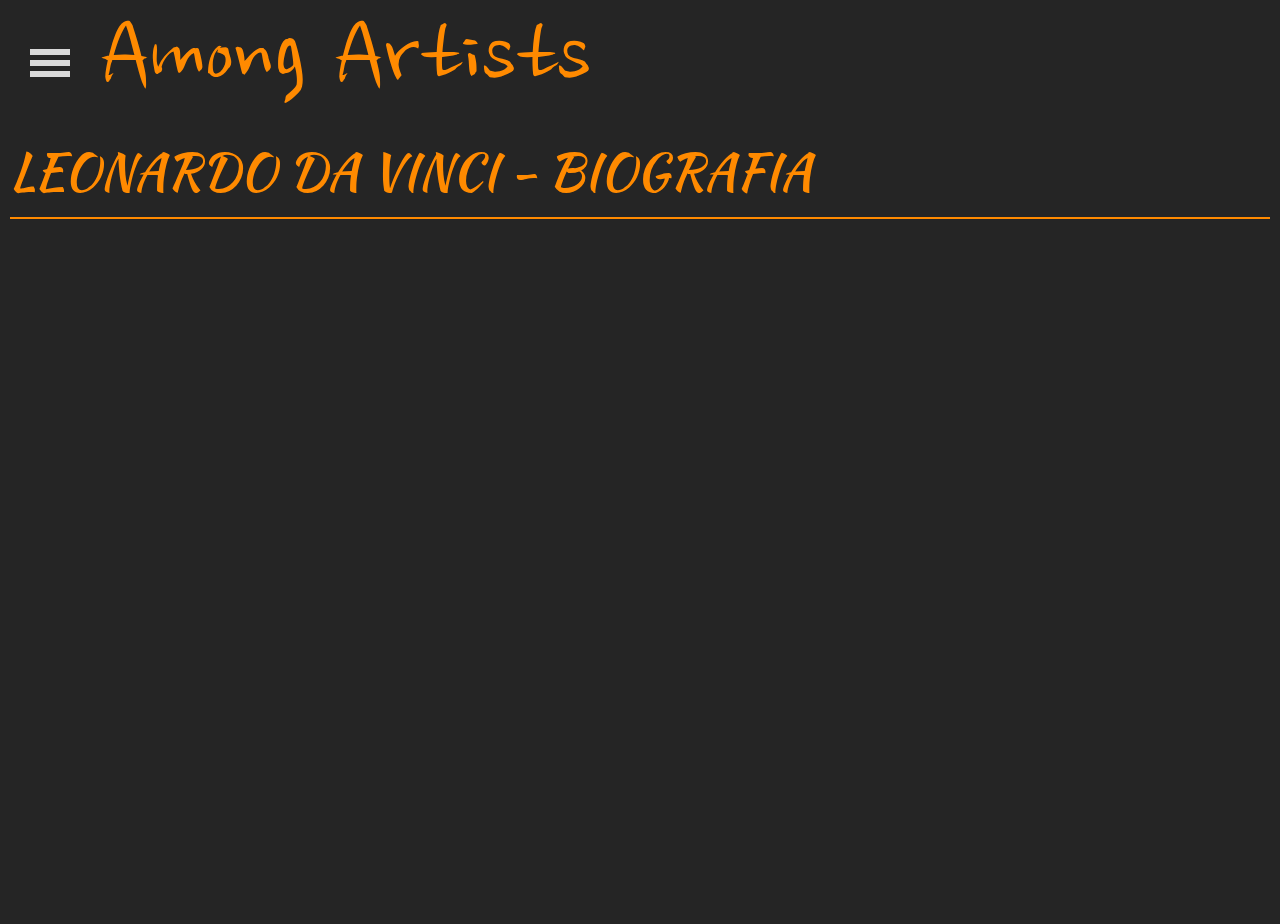
<file: pages/leo-vinci/biografia.html>
<!DOCTYPE html>
<html>

<head>
    <meta charset="UTF-8" />
    <title>Among Artits - Leonardo Da Vinci</title>

    <!-- CSS -->
    <link rel="stylesheet" type="text/css" href="../../assets/css/style.css" media="screen" />
    <link rel="stylesheet" type="text/css" href="../../assets/css/biografia.css" media="screen" />

    <!-- SCRIPTS -->
    <script src="../../assets/scripts/menu.js"></script>

    <!-- FONTS -->
    <link rel="preconnect" href="https://fonts.googleapis.com">
    <link rel="preconnect" href="https://fonts.gstatic.com" crossorigin>
    <link href="https://fonts.googleapis.com/css2?family=Nanum+Brush+Script&display=swap" rel="stylesheet">
    <link href="https://fonts.googleapis.com/css2?family=Kaushan+Script&display=swap" rel="stylesheet">
</head>

<body>
    <header>
        <div class="menu-icon" onclick="openMenu()">
            <div class="bar"></div>
            <div class="bar"></div>
            <div class="bar"></div>
        </div>

        <a class="logo" href="../../index.html">
            Among Artists
        </a>
    </header>

    <div class="container">
        <h1>
            LEONARDO DA VINCI - BIOGRAFIA
        </h1>

        <div class="video">
            <iframe src="https://www.youtube.com/embed/YyMWc5EdeKI?controls=1">
            </iframe>
        </div>
    </div>

    <nav class="menu-nav">
        <ul id="menu-id" class="menu">
            <h2><b>Menu</b></h2>

            <div>
                <li><a href="../van-gogh/perfil.html">Van Gogh</a></li>
                <li><a href="../leo-vinci/perfil.html">Leonardo Da Vinci</a></li>
                <li><a href="../monet/perfil.html">Monet</a></li>
            </div>
        </ul>
    </nav>
</body>

</html>
</file>
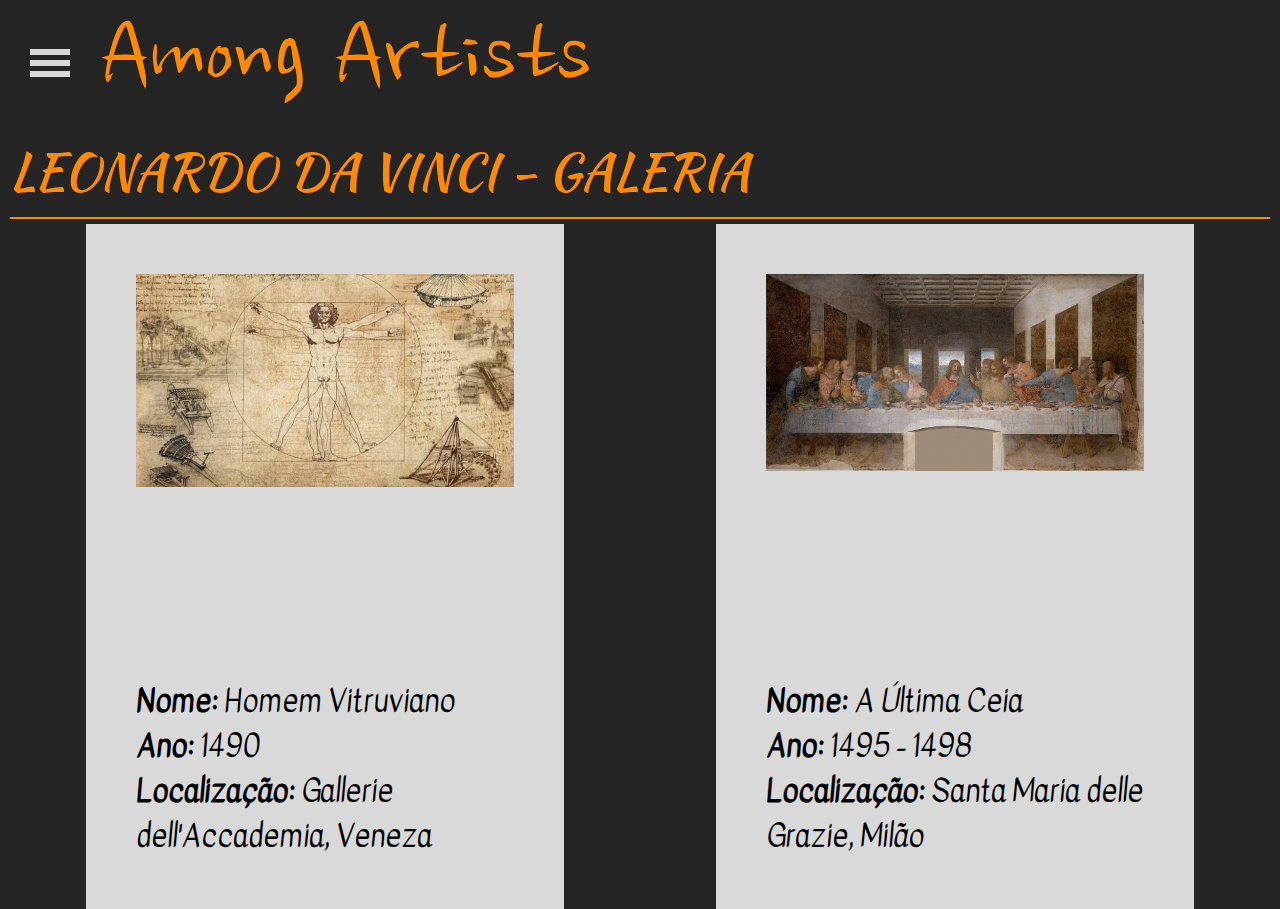
<file: pages/leo-vinci/galeria.html>
<!DOCTYPE html>
<html>

<head>
    <meta charset="UTF-8" />
    <title>Among Artits - Leonardo Da Vinci</title>

    <!-- CSS -->
    <link rel="stylesheet" type="text/css" href="../../assets/css/style.css" media="screen" />
    <link rel="stylesheet" type="text/css" href="../../assets/css/galeria.css" media="screen" />

    <!-- SCRIPTS -->
    <script src="../../assets/scripts/menu.js"></script>

    <!-- FONTS -->
    <link rel="preconnect" href="https://fonts.googleapis.com">
    <link rel="preconnect" href="https://fonts.gstatic.com" crossorigin>
    <link href="https://fonts.googleapis.com/css2?family=Nanum+Brush+Script&display=swap" rel="stylesheet">
    <link href="https://fonts.googleapis.com/css2?family=Kaushan+Script&display=swap" rel="stylesheet">
    <link href="https://fonts.googleapis.com/css2?family=Kavivanar&display=swap" rel="stylesheet">
</head>

<body>
    <header>
        <div class="menu-icon" onclick="openMenu()">
            <div class="bar"></div>
            <div class="bar"></div>
            <div class="bar"></div>
        </div>

        <a class="logo" href="../../index.html">
            Among Artists
        </a>
    </header>

    <div class="container">
        <h1>
            LEONARDO DA VINCI - GALERIA
        </h1>

        <div class="galeria">
            <div class="arte">
                <img class="quadro" src="../../assets/img/leo-vinci/image_03.jpg">

                <div class="info">
                    <p><b>Nome:</b> Homem Vitruviano</p>
                    <p><b>Ano:</b> 1490</p>
                    <p><b>Localização:</b> Gallerie dell'Accademia, Veneza</p>
                </div>
            </div>

            <div class="arte">
                <img class="quadro" src="../../assets/img/leo-vinci/image_04.jpg">

                <div class="info">
                    <p><b>Nome:</b> A Última Ceia</p>
                    <p><b>Ano:</b> 1495 - 1498</p>
                    <p><b>Localização:</b> Santa Maria delle Grazie, Milão</p>
                </div>
            </div>
        </div>
    </div>

    <nav class="menu-nav">
        <ul id="menu-id" class="menu">
            <h2><b>Menu</b></h2>

            <div>
                <li><a href="../van-gogh/perfil.html">Van Gogh</a></li>
                <li><a href="../leo-vinci/perfil.html">Leonardo Da Vinci</a></li>
                <li><a href="../monet/perfil.html">Monet</a></li>
            </div>
        </ul>
    </nav>
</body>

</html>
</file>
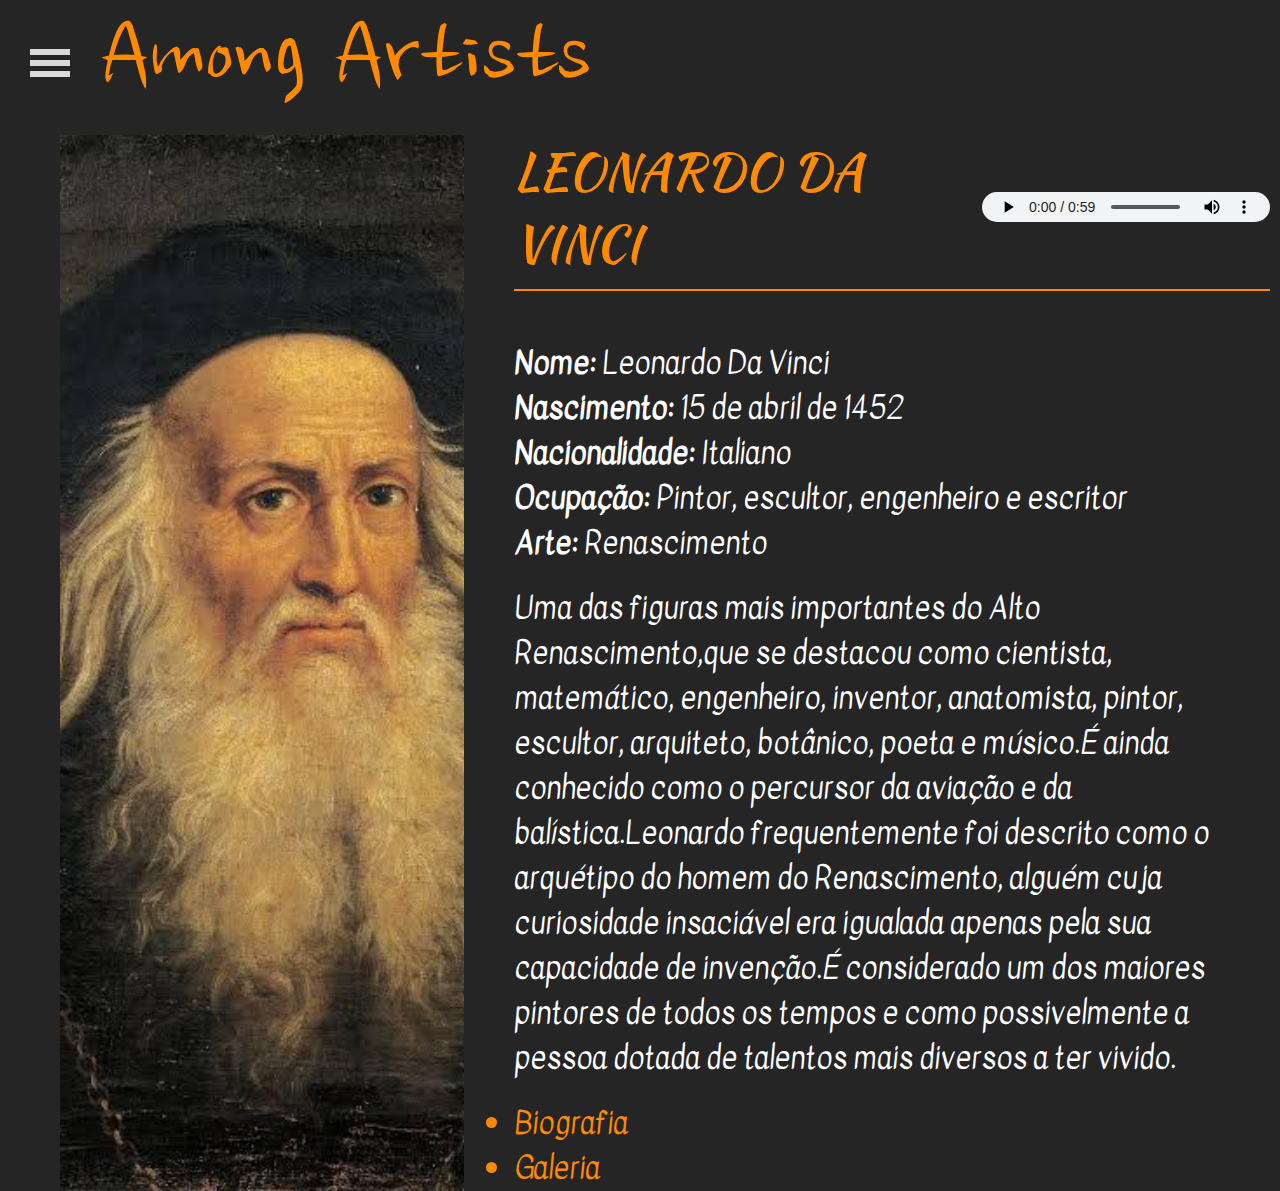
<file: pages/leo-vinci/perfil.html>
<!DOCTYPE html>
<html>

<head>
    <meta charset="UTF-8" />
    <title>Among Artits - Leonardo Da Vinci</title>

    <!-- CSS -->
    <link rel="stylesheet" type="text/css" href="../../assets/css/style.css" media="screen" />
    <link rel="stylesheet" type="text/css" href="../../assets/css/perfil.css" media="screen" />

    <!-- SCRIPTS -->
    <script src="../../assets/scripts/menu.js"></script>

    <!-- FONTS -->
    <link rel="preconnect" href="https://fonts.googleapis.com">
    <link rel="preconnect" href="https://fonts.gstatic.com" crossorigin>
    <link href="https://fonts.googleapis.com/css2?family=Nanum+Brush+Script&display=swap" rel="stylesheet">
    <link href="https://fonts.googleapis.com/css2?family=Kaushan+Script&display=swap" rel="stylesheet">
    <link href="https://fonts.googleapis.com/css2?family=Kavivanar&display=swap" rel="stylesheet">
</head>

<body>
    <header>
        <div class="menu-icon" onclick="openMenu()">
            <div class="bar"></div>
            <div class="bar"></div>
            <div class="bar"></div>
        </div>

        <a class="logo" href="../../index.html">
            Among Artists
        </a>
    </header>

    <div class="container">
        <div class="column-01">
            <div id="leo-vinci" class="perfil-img"></div>
        </div>

        <div class="column-02">
            <h1>
                LEONARDO DA VINCI

                <audio controls>
                    <source src="../../assets/sounds/narrator-leo-vinci.mp3" type="audio/mpeg">
                </audio>
            </h1>

            <div>
                <div class="ficha-tecnica">
                    <p><b>Nome:</b> Leonardo Da Vinci</p>
                    <p><b>Nascimento:</b> 15 de abril de 1452</p>
                    <p><b>Nacionalidade:</b> Italiano</p>
                    <p><b>Ocupação:</b> Pintor, escultor, engenheiro e escritor</p>
                    <p><b>Arte:</b> Renascimento</p>
                </div>

                <p class="resumo">
                    Uma das figuras mais importantes do Alto Renascimento,que se destacou como cientista, matemático,
                    engenheiro, inventor, anatomista, pintor, escultor, arquiteto, botânico, poeta e músico.É ainda
                    conhecido como o percursor da aviação e da balística.Leonardo frequentemente foi descrito como o
                    arquétipo do homem do Renascimento, alguém cuja curiosidade insaciável era igualada apenas pela sua
                    capacidade de invenção.É considerado um dos maiores pintores de todos os tempos e como possivelmente
                    a pessoa dotada de talentos mais diversos a ter vivido.
                </p>

                <ul>
                    <li><a href="./biografia.html">Biografia</a></li>
                    <li><a href="./galeria.html">Galeria</a></li>
                </ul>
            </div>
        </div>
    </div>

    <nav class="menu-nav">
        <ul id="menu-id" class="menu">
            <h2><b>Menu</b></h2>

            <div>
                <li><a href="../van-gogh/perfil.html">Van Gogh</a></li>
                <li><a href="../leo-vinci/perfil.html">Leonardo Da Vinci</a></li>
                <li><a href="../monet/perfil.html">Monet</a></li>
            </div>
        </ul>
    </nav>
</body>

</html>
</file>
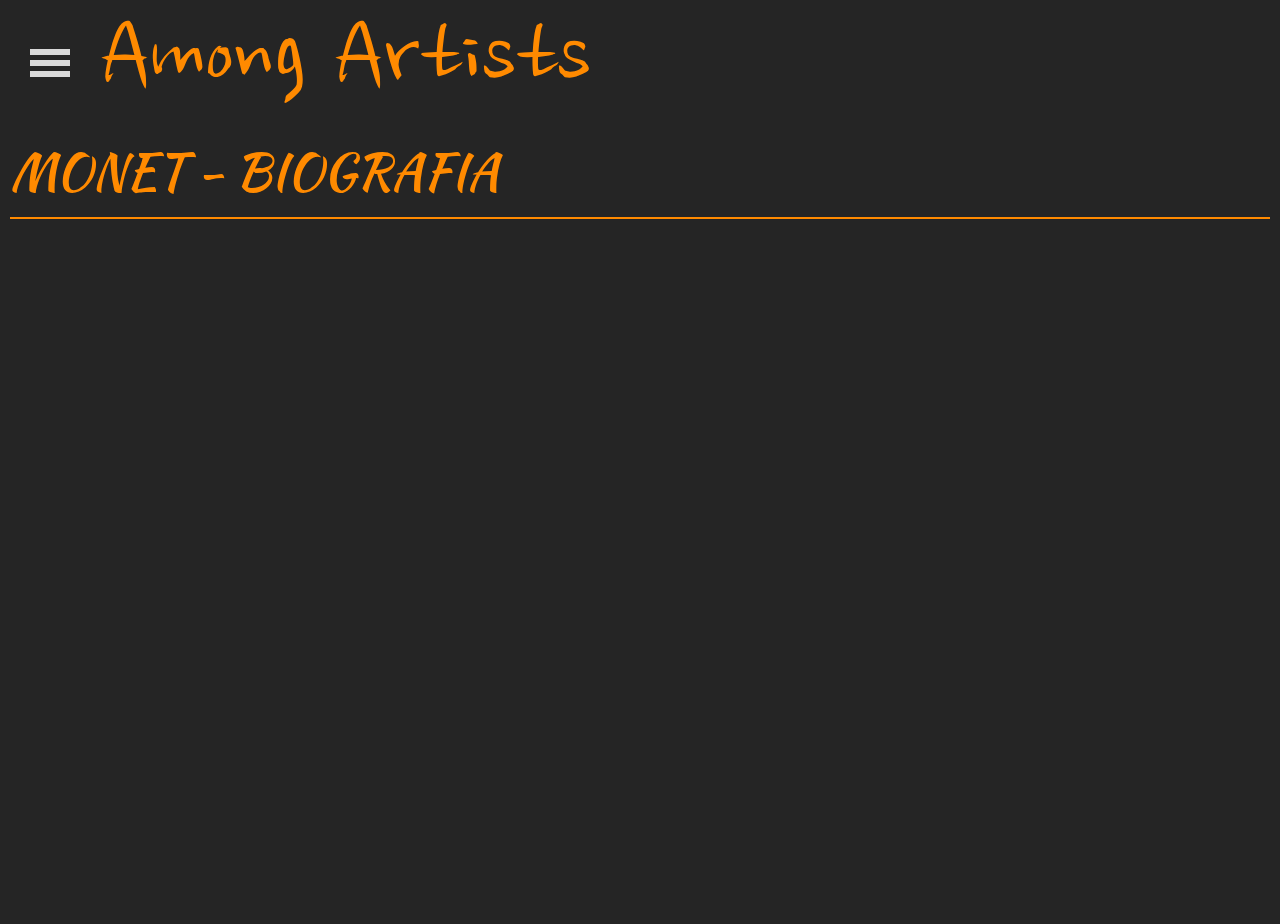
<file: pages/monet/biografia.html>
<!DOCTYPE html>
<html>

<head>
    <meta charset="UTF-8" />
    <title>Among Artits - Monet</title>

    <!-- CSS -->
    <link rel="stylesheet" type="text/css" href="../../assets/css/style.css" media="screen" />
    <link rel="stylesheet" type="text/css" href="../../assets/css/biografia.css" media="screen" />

    <!-- SCRIPTS -->
    <script src="../../assets/scripts/menu.js"></script>

    <!-- FONTS -->
    <link rel="preconnect" href="https://fonts.googleapis.com">
    <link rel="preconnect" href="https://fonts.gstatic.com" crossorigin>
    <link href="https://fonts.googleapis.com/css2?family=Nanum+Brush+Script&display=swap" rel="stylesheet">
    <link href="https://fonts.googleapis.com/css2?family=Kaushan+Script&display=swap" rel="stylesheet">
</head>

<body>
    <header>
        <div class="menu-icon" onclick="openMenu()">
            <div class="bar"></div>
            <div class="bar"></div>
            <div class="bar"></div>
        </div>

        <a class="logo" href="../../index.html">
            Among Artists
        </a>
    </header>

    <div class="container">
        <h1>
            MONET - BIOGRAFIA
        </h1>

        <div class="video">
            <iframe src="https://www.youtube.com/embed/FPZuLKesQws?controls=1">
            </iframe>
        </div>
    </div>

    <nav class="menu-nav">
        <ul id="menu-id" class="menu">
            <h2><b>Menu</b></h2>

            <div>
                <li><a href="../van-gogh/perfil.html">Van Gogh</a></li>
                <li><a href="../leo-vinci/perfil.html">Leonardo Da Vinci</a></li>
                <li><a href="../monet/perfil.html">Monet</a></li>
            </div>
        </ul>
    </nav>
</body>

</html>
</file>
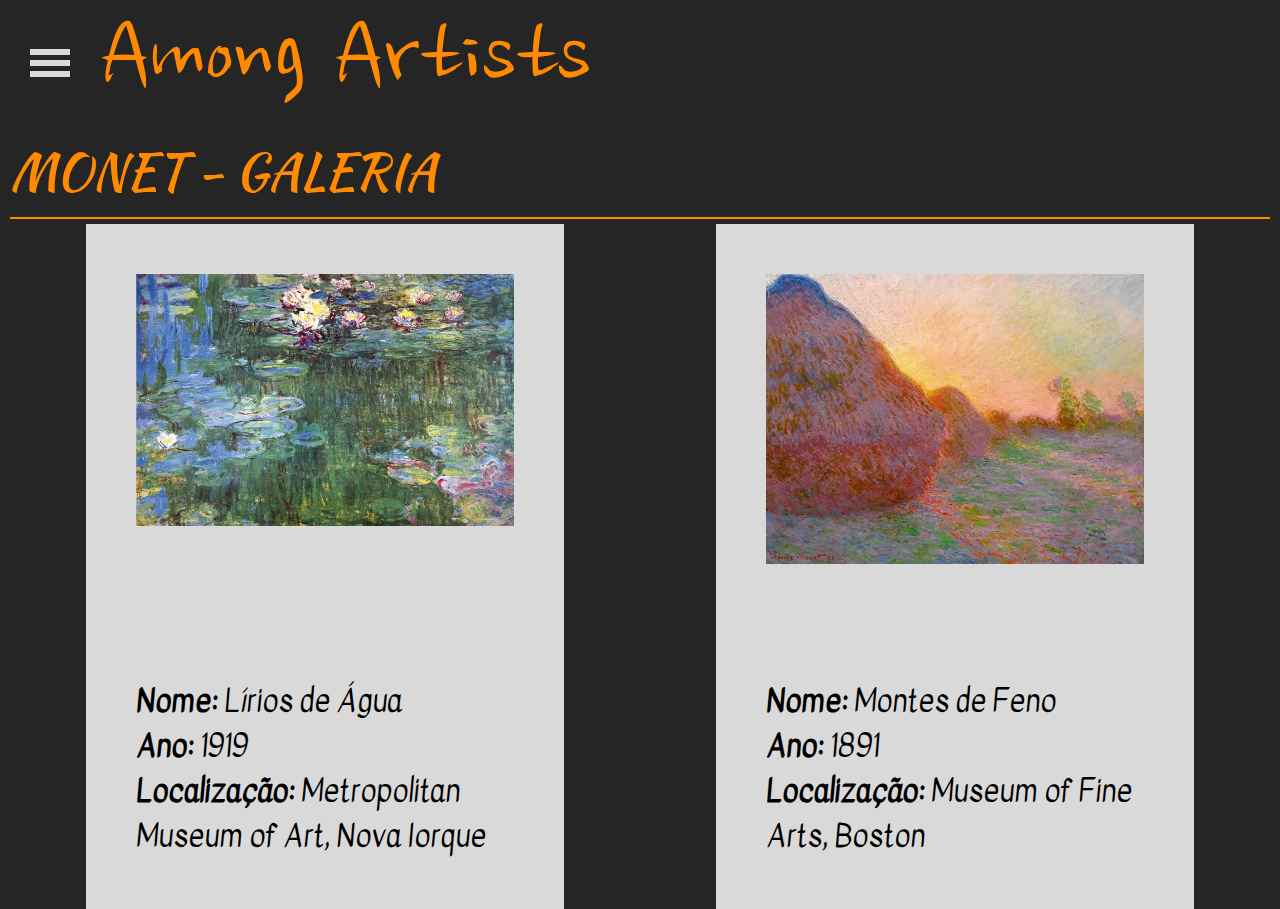
<file: pages/monet/galeria.html>
<!DOCTYPE html>
<html>

<head>
    <meta charset="UTF-8" />
    <title>Among Artits - Monet</title>

    <!-- CSS -->
    <link rel="stylesheet" type="text/css" href="../../assets/css/style.css" media="screen" />
    <link rel="stylesheet" type="text/css" href="../../assets/css/galeria.css" media="screen" />

    <!-- SCRIPTS -->
    <script src="../../assets/scripts/menu.js"></script>

    <!-- FONTS -->
    <link rel="preconnect" href="https://fonts.googleapis.com">
    <link rel="preconnect" href="https://fonts.gstatic.com" crossorigin>
    <link href="https://fonts.googleapis.com/css2?family=Nanum+Brush+Script&display=swap" rel="stylesheet">
    <link href="https://fonts.googleapis.com/css2?family=Kaushan+Script&display=swap" rel="stylesheet">
    <link href="https://fonts.googleapis.com/css2?family=Kavivanar&display=swap" rel="stylesheet">
</head>

<body>
    <header>
        <div class="menu-icon" onclick="openMenu()">
            <div class="bar"></div>
            <div class="bar"></div>
            <div class="bar"></div>
        </div>

        <a class="logo" href="../../index.html">
            Among Artists
        </a>
    </header>

    <div class="container">
        <h1>
            MONET - GALERIA
        </h1>

        <div class="galeria">
            <div class="arte">
                <img class="quadro" src="../../assets/img/monet/image_03.jpg">

                <div class="info">
                    <p><b>Nome:</b> Lírios de Água</p>
                    <p><b>Ano:</b> 1919</p>
                    <p><b>Localização:</b> Metropolitan Museum of Art, Nova Iorque</p>
                </div>
            </div>

            <div class="arte">
                <img class="quadro" src="../../assets/img/monet/image_04.jpg">

                <div class="info">
                    <p><b>Nome:</b> Montes de Feno</p>
                    <p><b>Ano:</b> 1891</p>
                    <p><b>Localização:</b> Museum of Fine Arts, Boston</p>
                </div>
            </div>
        </div>
    </div>

    <nav class="menu-nav">
        <ul id="menu-id" class="menu">
            <h2><b>Menu</b></h2>

            <div>
                <li><a href="../van-gogh/perfil.html">Van Gogh</a></li>
                <li><a href="../leo-vinci/perfil.html">Leonardo Da Vinci</a></li>
                <li><a href="../monet/perfil.html">Monet</a></li>
            </div>
        </ul>
    </nav>
</body>

</html>
</file>
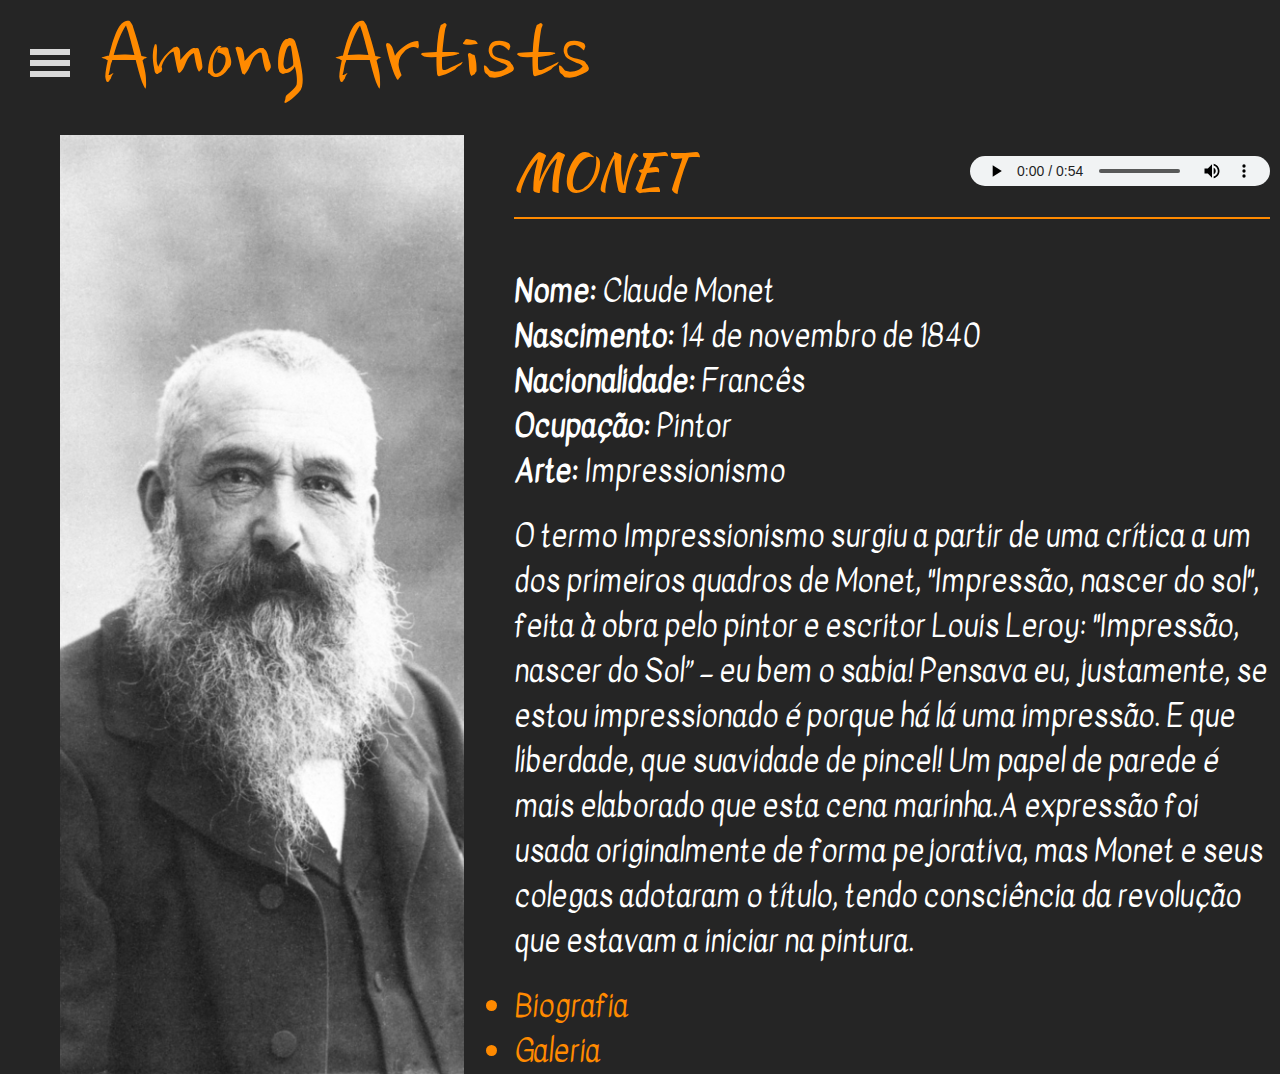
<file: pages/monet/perfil.html>
<!DOCTYPE html>
<html>

<head>
    <meta charset="UTF-8" />
    <title>Among Artits - Monet</title>

    <!-- CSS -->
    <link rel="stylesheet" type="text/css" href="../../assets/css/style.css" media="screen" />
    <link rel="stylesheet" type="text/css" href="../../assets/css/perfil.css" media="screen" />

    <!-- SCRIPTS -->
    <script src="../../assets/scripts/menu.js"></script>

    <!-- FONTS -->
    <link rel="preconnect" href="https://fonts.googleapis.com">
    <link rel="preconnect" href="https://fonts.gstatic.com" crossorigin>
    <link href="https://fonts.googleapis.com/css2?family=Nanum+Brush+Script&display=swap" rel="stylesheet">
    <link href="https://fonts.googleapis.com/css2?family=Kaushan+Script&display=swap" rel="stylesheet">
    <link href="https://fonts.googleapis.com/css2?family=Kavivanar&display=swap" rel="stylesheet">
</head>

<body>
    <header>
        <div class="menu-icon" onclick="openMenu()">
            <div class="bar"></div>
            <div class="bar"></div>
            <div class="bar"></div>
        </div>

        <a class="logo" href="../../index.html">
            Among Artists
        </a>
    </header>

    <div class="container">
        <div class="column-01">
            <div id="monet" class="perfil-img"></div>
        </div>

        <div class="column-02">
            <h1>
                MONET

                <audio controls>
                    <source src="../../assets/sounds/narrator-monet.mp3" type="audio/mpeg">
                </audio>
            </h1>

            <div>
                <div class="ficha-tecnica">
                    <p><b>Nome:</b> Claude Monet</p>
                    <p><b>Nascimento:</b> 14 de novembro de 1840</p>
                    <p><b>Nacionalidade:</b> Francês</p>
                    <p><b>Ocupação:</b> Pintor</p>
                    <p><b>Arte:</b> Impressionismo</p>
                </div>

                <p class="resumo">
                    O termo Impressionismo surgiu a partir de uma crítica a um dos primeiros quadros de Monet,
                    "Impressão, nascer do sol", feita à obra pelo pintor e escritor Louis Leroy: "Impressão, nascer do
                    Sol” – eu bem o sabia! Pensava eu, justamente, se estou impressionado é porque há lá uma impressão.
                    E que liberdade, que suavidade de pincel! Um papel de parede é mais elaborado que esta cena
                    marinha.A expressão foi usada originalmente de forma pejorativa, mas Monet e seus colegas adotaram o
                    título, tendo consciência da revolução que estavam a iniciar na pintura.
                </p>

                <ul>
                    <li><a href="./biografia.html">Biografia</a></li>
                    <li><a href="./galeria.html">Galeria</a></li>
                </ul>
            </div>
        </div>
    </div>

    <nav class="menu-nav">
        <ul id="menu-id" class="menu">
            <h2><b>Menu</b></h2>

            <div>
                <li><a href="../van-gogh/perfil.html">Van Gogh</a></li>
                <li><a href="../leo-vinci/perfil.html">Leonardo Da Vinci</a></li>
                <li><a href="../monet/perfil.html">Monet</a></li>
            </div>
        </ul>
    </nav>
</body>

</html>
</file>
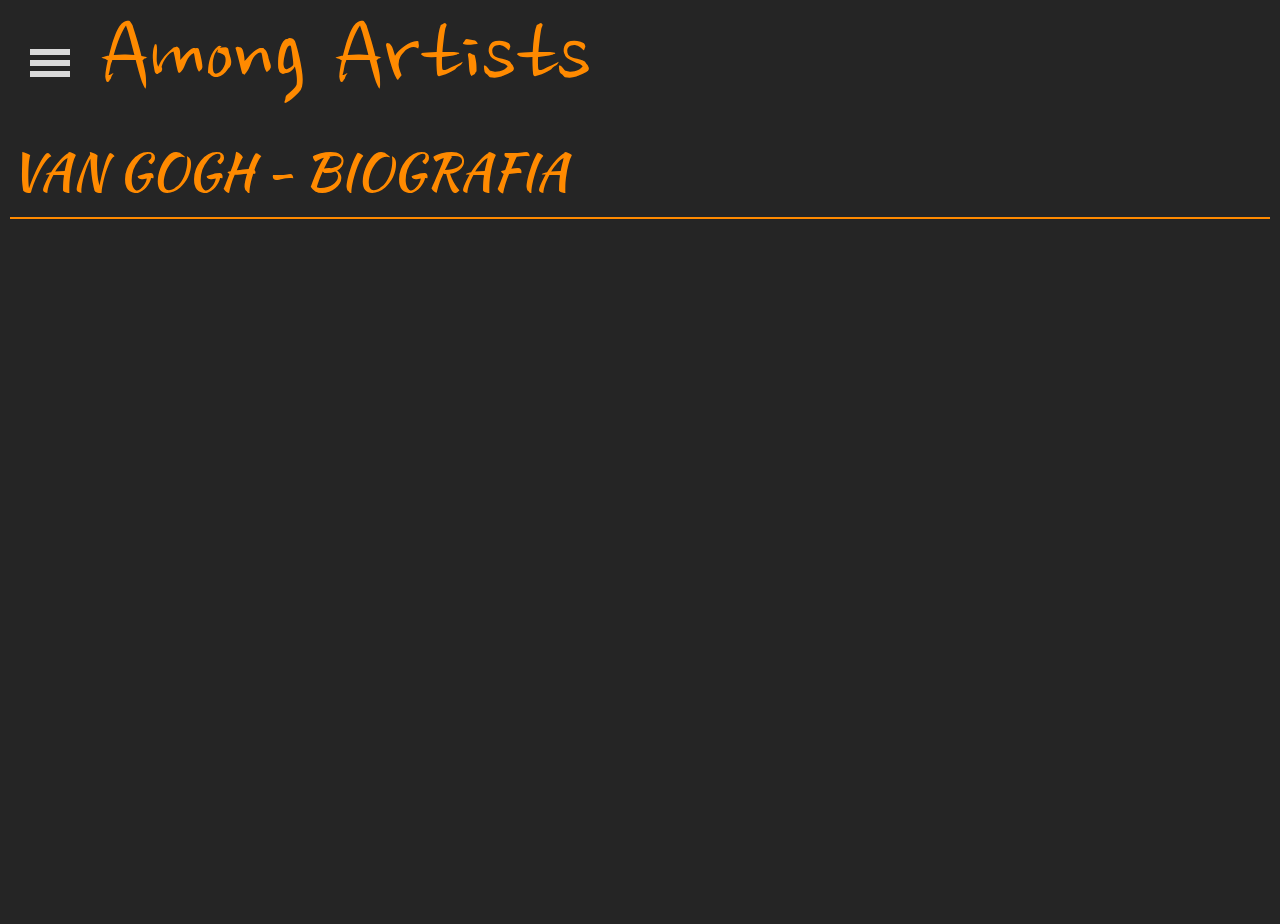
<file: pages/van-gogh/biografia.html>
<!DOCTYPE html>
<html>

<head>
    <meta charset="UTF-8" />
    <title>Among Artits - Van Gogh</title>

    <!-- CSS -->
    <link rel="stylesheet" type="text/css" href="../../assets/css/style.css" media="screen" />
    <link rel="stylesheet" type="text/css" href="../../assets/css/biografia.css" media="screen" />

    <!-- SCRIPTS -->
    <script src="../../assets/scripts/menu.js"></script>

    <!-- FONTS -->
    <link rel="preconnect" href="https://fonts.googleapis.com">
    <link rel="preconnect" href="https://fonts.gstatic.com" crossorigin>
    <link href="https://fonts.googleapis.com/css2?family=Nanum+Brush+Script&display=swap" rel="stylesheet">
    <link href="https://fonts.googleapis.com/css2?family=Kaushan+Script&display=swap" rel="stylesheet">
</head>

<body>
    <header>
        <div class="menu-icon" onclick="openMenu()">
            <div class="bar"></div>
            <div class="bar"></div>
            <div class="bar"></div>
        </div>

        <a class="logo" href="../../index.html">
            Among Artists
        </a>
    </header>

    <div class="container">
        <h1>
            VAN GOGH - BIOGRAFIA
        </h1>

        <div class="video">
            <iframe src="https://www.youtube.com/embed/sbhSO5GijNc?controls=1">
            </iframe>
        </div>
    </div>

    <nav class="menu-nav">
        <ul id="menu-id" class="menu">
            <h2><b>Menu</b></h2>

            <div>
                <li><a href="../van-gogh/perfil.html">Van Gogh</a></li>
                <li><a href="../leo-vinci/perfil.html">Leonardo Da Vinci</a></li>
                <li><a href="../monet/perfil.html">Monet</a></li>
            </div>
        </ul>
    </nav>
</body>

</html>
</file>
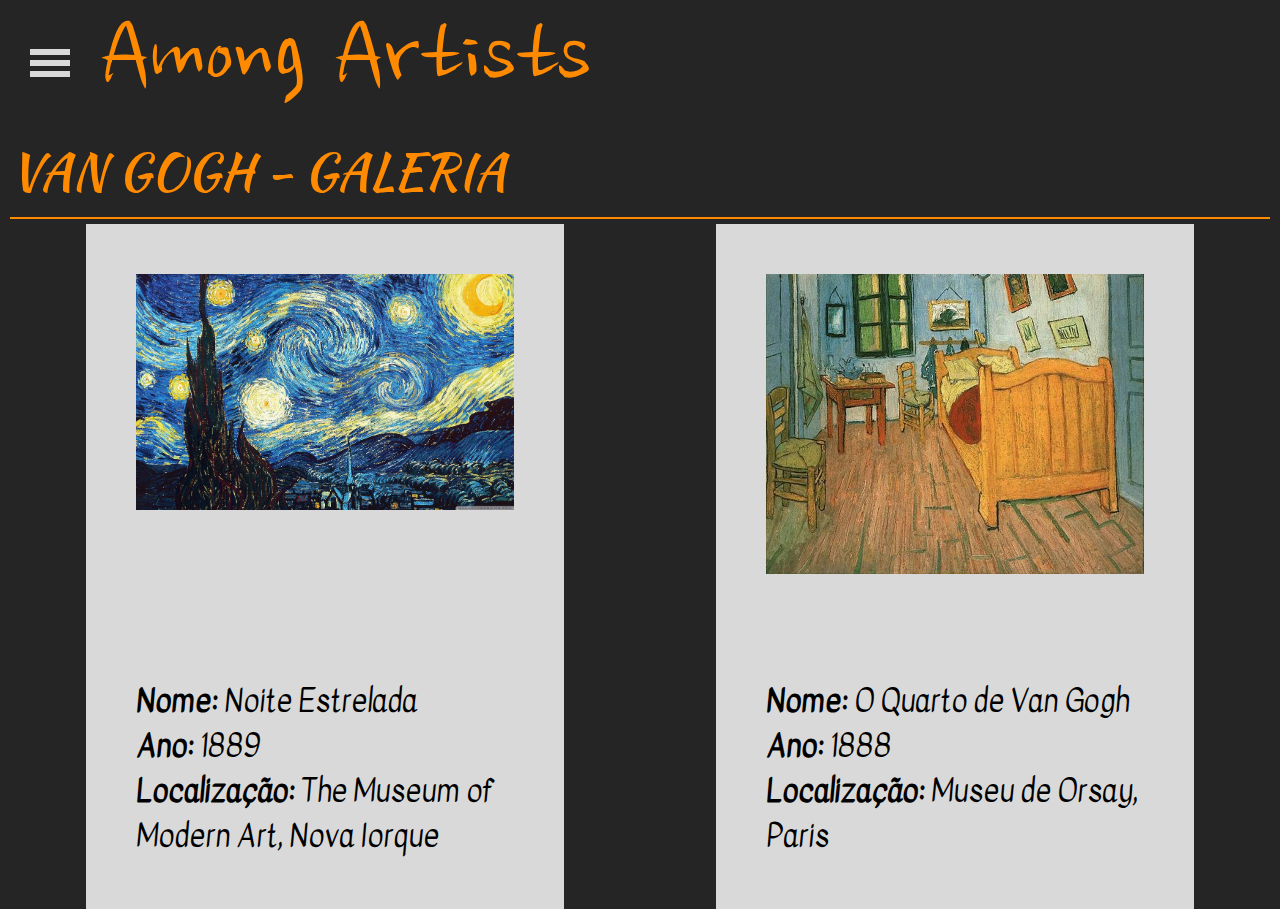
<file: pages/van-gogh/galeria.html>
<!DOCTYPE html>
<html>

<head>
    <meta charset="UTF-8" />
    <title>Among Artits - Van Gogh</title>

    <!-- CSS -->
    <link rel="stylesheet" type="text/css" href="../../assets/css/style.css" media="screen" />
    <link rel="stylesheet" type="text/css" href="../../assets/css/galeria.css" media="screen" />

    <!-- SCRIPTS -->
    <script src="../../assets/scripts/menu.js"></script>

    <!-- FONTS -->
    <link rel="preconnect" href="https://fonts.googleapis.com">
    <link rel="preconnect" href="https://fonts.gstatic.com" crossorigin>
    <link href="https://fonts.googleapis.com/css2?family=Nanum+Brush+Script&display=swap" rel="stylesheet">
    <link href="https://fonts.googleapis.com/css2?family=Kaushan+Script&display=swap" rel="stylesheet">
    <link href="https://fonts.googleapis.com/css2?family=Kavivanar&display=swap" rel="stylesheet">
</head>

<body>
    <header>
        <div class="menu-icon" onclick="openMenu()">
            <div class="bar"></div>
            <div class="bar"></div>
            <div class="bar"></div>
        </div>

        <a class="logo" href="../../index.html">
            Among Artists
        </a>
    </header>

    <div class="container">
        <h1>
            VAN GOGH - GALERIA
        </h1>

        <div class="galeria">
            <div class="arte">
                <img class="quadro" src="../../assets/img/van-gogh/image_03.jpg">

                <div class="info">
                    <p><b>Nome:</b> Noite Estrelada</p>
                    <p><b>Ano:</b> 1889</p>
                    <p><b>Localização:</b> The Museum of Modern Art, Nova Iorque</p>
                </div>
            </div>

            <div class="arte">
                <img class="quadro" src="../../assets/img/van-gogh/image_04.jpg">

                <div class="info">
                    <p><b>Nome:</b> O Quarto de Van Gogh</p>
                    <p><b>Ano:</b> 1888</p>
                    <p><b>Localização:</b> Museu de Orsay, Paris</p>
                </div>
            </div>
        </div>
    </div>

    <nav class="menu-nav">
        <ul id="menu-id" class="menu">
            <h2><b>Menu</b></h2>

            <div>
                <li><a href="../van-gogh/perfil.html">Van Gogh</a></li>
                <li><a href="../leo-vinci/perfil.html">Leonardo Da Vinci</a></li>
                <li><a href="../monet/perfil.html">Monet</a></li>
            </div>
        </ul>
    </nav>
</body>

</html>
</file>
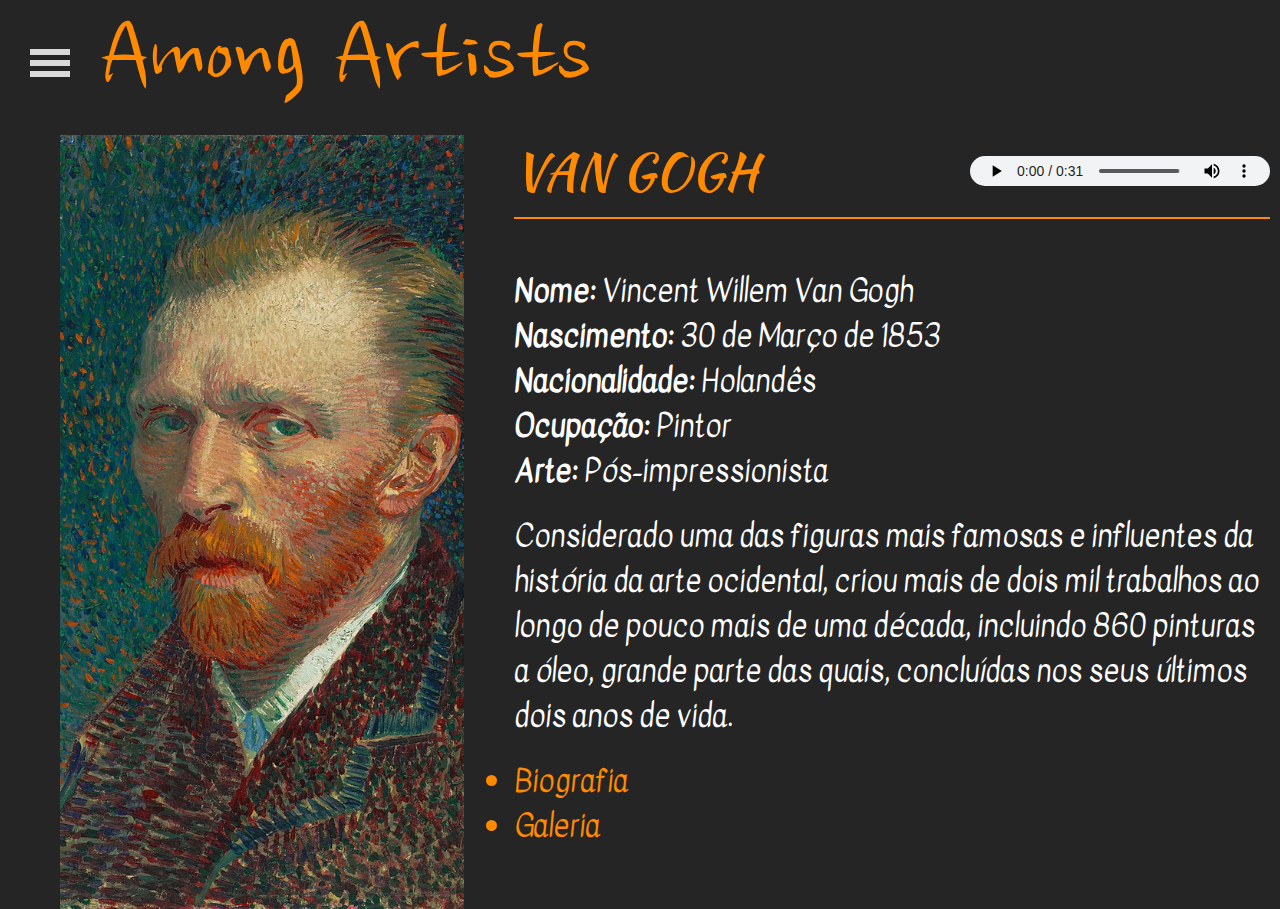
<file: pages/van-gogh/perfil.html>
<!DOCTYPE html>
<html>

<head>
    <meta charset="UTF-8" />
    <title>Among Artits - Van Gogh</title>

    <!-- CSS -->
    <link rel="stylesheet" type="text/css" href="../../assets/css/style.css" media="screen" />
    <link rel="stylesheet" type="text/css" href="../../assets/css/perfil.css" media="screen" />

    <!-- SCRIPTS -->
    <script src="../../assets/scripts/menu.js"></script>

    <!-- FONTS -->
    <link rel="preconnect" href="https://fonts.googleapis.com">
    <link rel="preconnect" href="https://fonts.gstatic.com" crossorigin>
    <link href="https://fonts.googleapis.com/css2?family=Nanum+Brush+Script&display=swap" rel="stylesheet">
    <link href="https://fonts.googleapis.com/css2?family=Kaushan+Script&display=swap" rel="stylesheet">
    <link href="https://fonts.googleapis.com/css2?family=Kavivanar&display=swap" rel="stylesheet">
</head>

<body>
    <header>
        <div class="menu-icon" onclick="openMenu()">
            <div class="bar"></div>
            <div class="bar"></div>
            <div class="bar"></div>
        </div>

        <a class="logo" href="../../index.html">
            Among Artists
        </a>
    </header>

    <div class="container">
        <div class="column-01">
            <div id="van-gogh" class="perfil-img"></div>
        </div>

        <div class="column-02">
            <h1>
                VAN GOGH

                <audio controls>
                    <source src="../../assets/sounds/narrator-van-gogh.mp3" type="audio/mpeg">
                </audio>
            </h1>

            <div>
                <div class="ficha-tecnica">
                    <p><b>Nome:</b> Vincent Willem Van Gogh</p>
                    <p><b>Nascimento:</b> 30 de Março de 1853</p>
                    <p><b>Nacionalidade:</b> Holandês</p>
                    <p><b>Ocupação:</b> Pintor</p>
                    <p><b>Arte:</b> Pós-impressionista</p>
                </div>

                <p class="resumo">
                    Considerado uma das figuras mais famosas e influentes da história da arte ocidental, criou mais de
                    dois mil trabalhos ao longo de pouco mais de uma década, incluindo 860 pinturas a óleo, grande parte
                    das quais, concluídas nos seus últimos dois anos de vida.
                </p>

                <ul>
                    <li><a href="./biografia.html">Biografia</a></li>
                    <li><a href="./galeria.html">Galeria</a></li>
                </ul>
            </div>
        </div>
    </div>

    <nav class="menu-nav">
        <ul id="menu-id" class="menu">
            <h2><b>Menu</b></h2>

            <div>
                <li><a href="../van-gogh/perfil.html">Van Gogh</a></li>
                <li><a href="../leo-vinci/perfil.html">Leonardo Da Vinci</a></li>
                <li><a href="../monet/perfil.html">Monet</a></li>
            </div>
        </ul>
    </nav>
</body>

</html>
</file>
<file: assets/css/style.css>
html {
    margin: 0;
    height: 100%;

    font-size: 62.5%;
}

body {
    margin: 0;
    height: 100%;

    background-color: #252525;
    color: #FF8A00;

    font-family: 'Nanum Brush Script';
    font-style: normal;
    font-size: 1.2rem;
}

header {
    display: flex;
    align-items: center;
}

a {
    text-decoration: none;
    color: inherit;
}

p {
    margin: 0;

    font-family: 'Kavivanar';
    font-size: 3rem;
    font-style: normal;
    font-weight: 400;

    color: white;
}

h1 {
    display: flex;
    align-items: center;

    height: fit-content;
    width: 100%;

    margin: 0 0 5rem 0;
    padding-bottom: 1rem;
    border-bottom: 0.2rem solid #FF8A00;

    font-family: 'Kaushan Script';
    font-size: 5rem;
    font-style: normal;
    font-weight: 400;
}

h2 {
    height: fit-content;
    width: fit-content;

    margin: 0 0 5rem 0;
    color: black;

    font-family: 'Kavivanar';
    font-size: 5rem;
    font-style: normal;
    font-weight: 400;
}

li {
    width: fit-content;
    cursor: pointer;

    font-family: 'Kavivanar';
    font-size: 3rem;
    font-style: normal;
    font-weight: 400;
}

li:hover {
    color: white;
}

ul {
    margin: 0;
    padding: 0;
}

iframe {
    border: 0;
    width: 100%;
    height: 70rem;
}

audio {
    height: 3rem;
    margin-left: auto;
}

.logo {
    font-size: 10rem;
}

.container {
    width: auto;
    min-height: 86vh;
    display: flex;
    margin: 1rem;
}

.menu-icon {
    display: flex;
    align-items: center;
    flex-direction: column;
    width: fit-content;
    height: fit-content;
    margin: 0 3rem;
}

.menu-icon .bar {
    width: 4rem;
    height: 0.6rem;
    margin: 0.25rem 0;

    background-color: #D9D9D9;
}

.menu-icon:hover {
    cursor: pointer;
}

.menu-icon:hover .bar {
    background-color: #FF8A00;
}

.menu {
    width: 25%;
    height: 100%;
    padding-top: 10rem;

    display: flex;
    flex-direction: column;
    align-items: center;

    position: fixed;
    left: -100%;
    top: 0;
    transition: 0.4s;

    background-color: #D9D9D9;
}

.menu li {
    color: black;
    list-style: none;
}

.menu li:hover {
    color: #FF8A00;
}

.show {
    position: absolute;
    left: 0;
    transition: 0.2s;
}
</file>
<file: assets/css/biografia.css>
.container {
    flex-direction: column;
}

h1 {
    margin-bottom: 0.5rem;
}

.video {
    width: 100%;

    display: flex;
    flex-grow: 1;
    justify-content: center;
    align-items: center;
}
</file>
<file: assets/css/galeria.css>
.container {
    flex-direction: column;
}

h1 {
    margin-bottom: 0.5rem;
}

.galeria {
    display: flex;
    justify-content: space-around;
    flex-grow: 1;
}

.arte {
    display: flex;
    flex-direction: column;

    width: 30%;
    padding: 5rem;

    background-color: #D9D9D9;
}

.arte p {
    color: black;
}

.quadro {
    width: 100%;
    height: auto;
}

.info {
    margin-top: auto;
}
</file>
<file: assets/css/perfil.css>
.column-01 {
    width: 40%;
    display: flex;
    justify-content: center;
}

.perfil-img {
    width: 80%;
    height: 100%;

    background-position: center;
    background-size: cover;
    background-repeat: no-repeat;
}

#van-gogh {
    background-image: url('../img/van-gogh/image_02.jpg');
}

#leo-vinci {
    background-image: url('../img/leo-vinci/image_02.jpg');
}

#monet {
    background-image: url('../img/monet/image_02.jpg');
}

.column-02 {
    width: 60%;
}

.ficha-tecnica {
    margin-bottom: 2rem;
}

.resumo {
    margin-bottom: 2rem;
}
</file>
